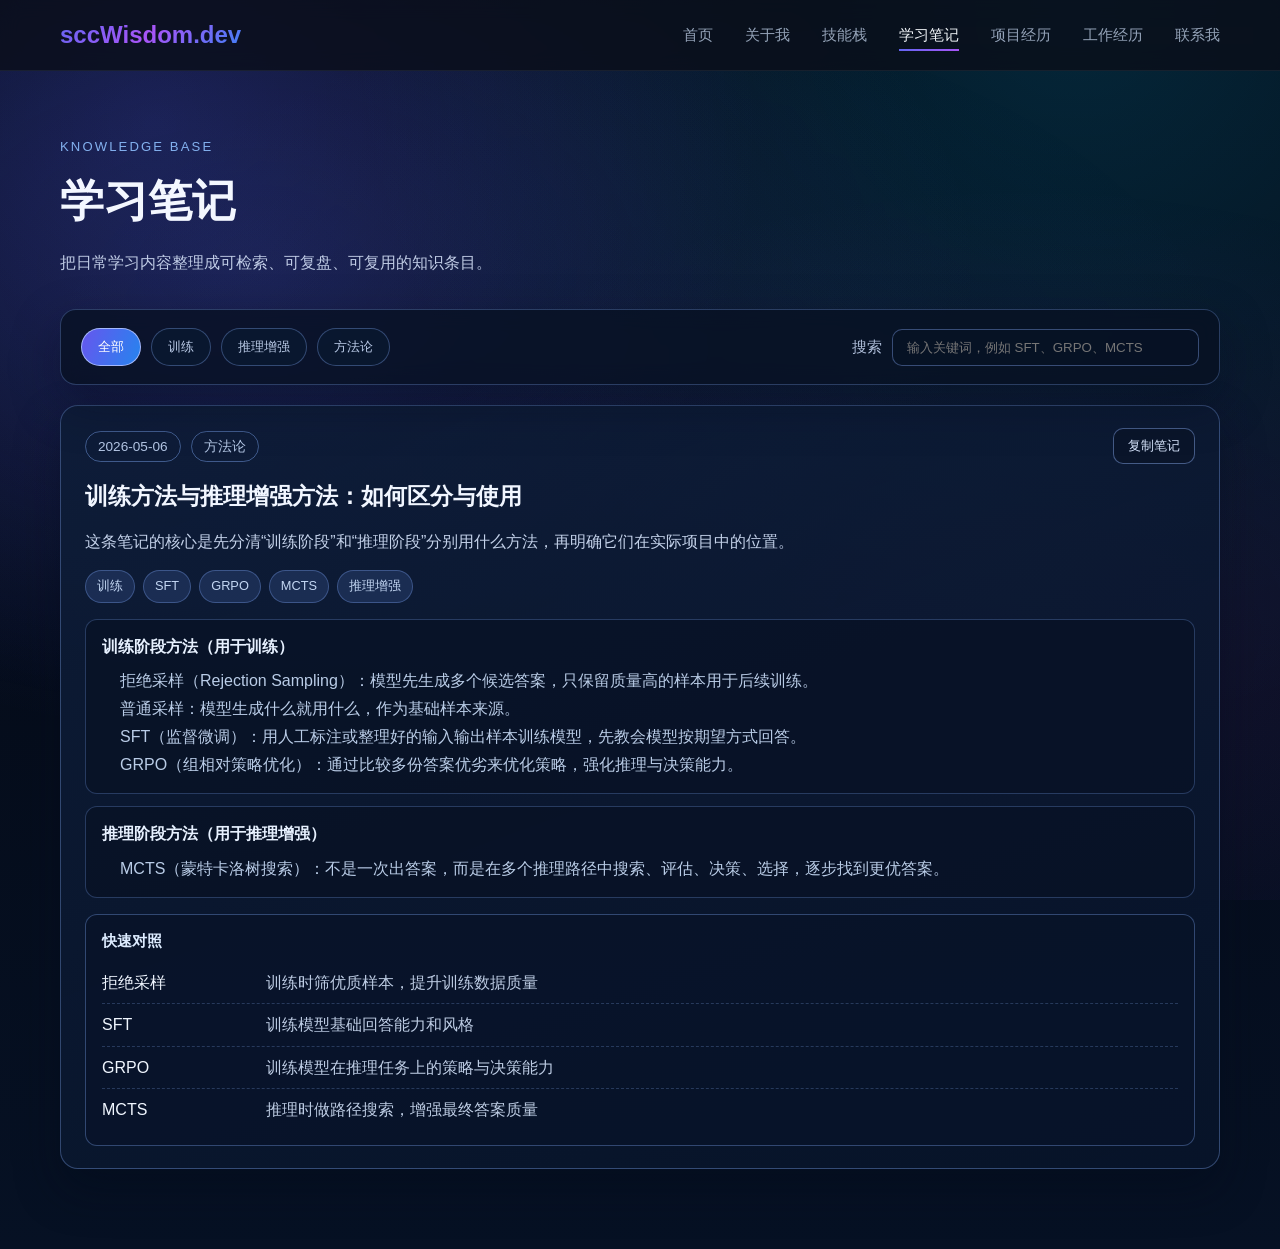
<file: notes.html>
<!DOCTYPE html>
<html lang="zh-CN">
<head>
    <meta charset="UTF-8">
    <meta name="viewport" content="width=device-width, initial-scale=1.0">
    <meta name="description" content="石铖铖的学习笔记 - 大模型训练与推理方法">
    <title>学习笔记 | 石铖铖</title>
    <link rel="icon" href="data:,">
    <link rel="stylesheet" href="assets/css/style.css">
</head>
<body class="notes-page">
    <nav class="navbar notes-navbar">
        <div class="container nav-container">
            <div class="logo">sccWisdom.dev</div>
            <button class="mobile-menu-btn" aria-label="菜单">
                <span></span>
                <span></span>
                <span></span>
            </button>
            <ul class="nav-menu">
                <li><a href="index.html#home" class="nav-link">首页</a></li>
                <li><a href="index.html#about" class="nav-link">关于我</a></li>
                <li><a href="index.html#skills" class="nav-link">技能栈</a></li>
                <li><a href="notes.html" class="nav-link active">学习笔记</a></li>
                <li><a href="index.html#projects" class="nav-link">项目经历</a></li>
                <li><a href="index.html#experience" class="nav-link">工作经历</a></li>
                <li><a href="index.html#contact" class="nav-link">联系我</a></li>
            </ul>
        </div>
    </nav>

    <main class="notes-main">
        <section class="notes-hero">
            <div class="container">
                <p class="notes-eyebrow">Knowledge Base</p>
                <h1 class="notes-title">学习笔记</h1>
                <p class="notes-subtitle">把日常学习内容整理成可检索、可复盘、可复用的知识条目。</p>
            </div>
        </section>

        <section class="notes-board">
            <div class="container">
                <div class="notes-toolbar">
                    <div class="notes-filter-group" id="notesFilterGroup"></div>
                    <div class="notes-search-wrap">
                        <label for="noteSearchInput" class="notes-search-label">搜索</label>
                        <input id="noteSearchInput" class="notes-search-input" type="text" placeholder="输入关键词，例如 SFT、GRPO、MCTS">
                    </div>
                </div>

                <div id="notesList" class="notes-list"></div>
                <p id="notesEmptyState" class="notes-empty-state">没有匹配内容，请尝试其他关键词。</p>
            </div>
        </section>
    </main>

    <script src="assets/js/notes.js"></script>
</body>
</html>
</file>
<file: assets/css/style.css>
/* ===================================
   全局样式与变量
   =================================== */
:root {
    /* 颜色变量 */
    --bg-primary: #0a0e1a;
    --bg-secondary: #111625;
    --bg-card: rgba(23, 30, 50, 0.7);
    --bg-glass: rgba(255, 255, 255, 0.05);
    
    --primary: #6366f1;
    --primary-light: #818cf8;
    --secondary: #a855f7;
    --accent: #3b82f6;
    
    --text-primary: #f1f5f9;
    --text-secondary: #94a3b8;
    --text-muted: #64748b;
    
    --border-color: rgba(148, 163, 184, 0.1);
    --border-glow: rgba(99, 102, 241, 0.3);
    
    /* 渐变 */
    --gradient-primary: linear-gradient(135deg, var(--primary), var(--secondary));
    --gradient-text: linear-gradient(135deg, #6366f1, #a855f7, #3b82f6);
    
    /* 阴影 */
    --shadow-sm: 0 2px 8px rgba(0, 0, 0, 0.3);
    --shadow-md: 0 4px 16px rgba(0, 0, 0, 0.4);
    --shadow-lg: 0 8px 32px rgba(0, 0, 0, 0.5);
    --shadow-glow: 0 0 20px rgba(99, 102, 241, 0.3);
    
    /* 圆角 */
    --radius-sm: 8px;
    --radius-md: 12px;
    --radius-lg: 16px;
    --radius-xl: 20px;
    
    /* 间距 */
    --section-padding: 80px 0;
    --container-max: 1200px;
}

/* ===================================
   基础重置与全局样式
   =================================== */
* {
    margin: 0;
    padding: 0;
    box-sizing: border-box;
}

html {
    scroll-behavior: smooth;
    scroll-padding-top: 80px;
}

body {
    font-family: -apple-system, BlinkMacSystemFont, 'Segoe UI', 'PingFang SC', 'Hiragino Sans GB', 'Microsoft YaHei', sans-serif;
    background: var(--bg-primary);
    color: var(--text-primary);
    line-height: 1.6;
    overflow-x: hidden;
    position: relative;
}

/* 背景效果 */
body::before {
    content: '';
    position: fixed;
    top: 0;
    left: 0;
    width: 100%;
    height: 100%;
    background: 
        radial-gradient(ellipse at 20% 30%, rgba(99, 102, 241, 0.15) 0%, transparent 50%),
        radial-gradient(ellipse at 80% 70%, rgba(168, 85, 247, 0.1) 0%, transparent 50%),
        radial-gradient(ellipse at 50% 50%, rgba(59, 130, 246, 0.05) 0%, transparent 70%);
    pointer-events: none;
    z-index: -1;
}

/* ===================================
   魔方背景容器
   =================================== */
.cube-background {
    position: absolute;
    top: 0;
    left: 0;
    width: 100%;
    height: 100%;
    overflow: hidden;
    z-index: 0;
    pointer-events: none;
}

.cube-background canvas {
    display: block;
    width: 100% !important;
    height: 100% !important;
    outline: none;
}

.container {
    max-width: var(--container-max);
    margin: 0 auto;
    padding: 0 20px;
}

a {
    text-decoration: none;
    color: inherit;
    transition: all 0.3s ease;
}

ul {
    list-style: none;
}

img {
    max-width: 100%;
    display: block;
}

/* ===================================
   导航栏
   =================================== */
.navbar {
    position: fixed;
    top: 0;
    left: 0;
    width: 100%;
    z-index: 1000;
    background: rgba(10, 14, 26, 0.8);
    backdrop-filter: blur(10px);
    border-bottom: 1px solid var(--border-color);
    transition: all 0.3s ease;
}

.navbar.home-hidden {
    opacity: 0;
    transform: translateY(-100%);
    pointer-events: none;
}

.nav-container {
    display: flex;
    justify-content: space-between;
    align-items: center;
    height: 70px;
}

.logo {
    font-size: 1.5rem;
    font-weight: 700;
    background: var(--gradient-text);
    -webkit-background-clip: text;
    -webkit-text-fill-color: transparent;
    background-clip: text;
}

.nav-menu {
    display: flex;
    gap: 32px;
}

.nav-link {
    font-size: 0.95rem;
    color: var(--text-secondary);
    position: relative;
    padding: 8px 0;
    transition: color 0.3s ease;
}

.nav-link:hover,
.nav-link.active {
    color: var(--text-primary);
}

.nav-link::after {
    content: '';
    position: absolute;
    bottom: 0;
    left: 0;
    width: 0;
    height: 2px;
    background: var(--gradient-primary);
    transition: width 0.3s ease;
}

.nav-link:hover::after,
.nav-link.active::after {
    width: 100%;
}

/* 移动端菜单按钮 */
.mobile-menu-btn {
    display: none;
    flex-direction: column;
    gap: 5px;
    background: none;
    border: none;
    cursor: pointer;
    padding: 8px;
}

.mobile-menu-btn span {
    width: 25px;
    height: 2px;
    background: var(--text-primary);
    transition: all 0.3s ease;
}

/* ===================================
   按钮样式
   =================================== */
.btn {
    display: inline-flex;
    align-items: center;
    gap: 8px;
    padding: 12px 24px;
    border-radius: var(--radius-md);
    font-size: 0.95rem;
    font-weight: 500;
    cursor: pointer;
    transition: all 0.3s ease;
    border: none;
    text-align: center;
}

.btn-primary {
    background: var(--gradient-primary);
    color: white;
    box-shadow: 0 4px 15px rgba(99, 102, 241, 0.4);
}

.btn-primary:hover {
    transform: translateY(-2px);
    box-shadow: 0 6px 20px rgba(99, 102, 241, 0.5);
}

.btn-secondary {
    background: var(--bg-glass);
    color: var(--text-primary);
    border: 1px solid var(--border-color);
}

.btn-secondary:hover {
    background: rgba(255, 255, 255, 0.1);
    border-color: var(--border-glow);
    transform: translateY(-2px);
}

.btn-outline {
    background: transparent;
    color: var(--text-primary);
    border: 1px solid var(--border-color);
}

.btn-outline:hover {
    border-color: var(--primary);
    background: rgba(99, 102, 241, 0.1);
    transform: translateY(-2px);
}

/* ===================================
   Hero 区域
   =================================== */
.hero {
    min-height: 100vh;
    display: flex;
    align-items: center;
    padding: 0;
    position: relative;
    overflow: hidden;
    isolation: isolate;
    background:
        radial-gradient(circle at 50% 12%, rgba(24, 49, 85, 0.22), transparent 36%),
        radial-gradient(circle at 48% 72%, rgba(21, 42, 68, 0.3), transparent 44%),
        linear-gradient(180deg, #020607 0%, #04090c 48%, #05070b 100%);
}

.hero::before {
    content: '';
    position: absolute;
    inset: 0;
    background:
        linear-gradient(90deg, rgba(0, 0, 0, 0.58), transparent 30%, transparent 70%, rgba(0, 0, 0, 0.58)),
        radial-gradient(ellipse at center, transparent 24%, rgba(0, 0, 0, 0.3) 64%, rgba(0, 0, 0, 0.72) 100%);
    z-index: 1;
    pointer-events: none;
}

.hero::after {
    content: '';
    position: absolute;
    left: 50%;
    bottom: 4%;
    width: min(760px, 72vw);
    height: 34%;
    transform: translateX(-50%) perspective(620px) rotateX(68deg);
    background:
        radial-gradient(ellipse at center, rgba(34, 211, 238, 0.4), rgba(168, 85, 247, 0.26) 34%, transparent 68%),
        radial-gradient(ellipse at 38% 65%, rgba(245, 158, 11, 0.18), transparent 26%),
        repeating-linear-gradient(90deg, rgba(148, 163, 184, 0.07) 0 1px, transparent 1px 46px);
    filter: blur(8px);
    opacity: 0.82;
    z-index: 0;
    pointer-events: none;
}

.cinematic-hero-container {
    min-height: calc(100vh - 212px);
    display: flex;
    flex-direction: column;
    justify-content: center;
    align-items: center;
    text-align: center;
    position: relative;
    z-index: 2;
    pointer-events: none;
}

.hero-ambient-frame {
    position: absolute;
    left: 50%;
    top: 52%;
    width: min(720px, 76vw);
    aspect-ratio: 1 / 1;
    transform: translate(-50%, -50%);
    opacity: 0;
    animation: cinematicReveal 1.1s ease 0.2s backwards;
    pointer-events: none;
}

.hero-ambient-frame::before,
.hero-ambient-frame::after {
    content: '';
    position: absolute;
    inset: 10%;
    border-radius: 50%;
    border: 1px solid rgba(34, 211, 238, 0.075);
    box-shadow:
        inset 0 0 48px rgba(34, 211, 238, 0.04),
        0 0 48px rgba(99, 102, 241, 0.04);
}

.hero-ambient-frame::after {
    inset: 22%;
    border-color: rgba(168, 85, 247, 0.14);
    transform: rotate(28deg) scaleX(1.32);
    filter: blur(0.5px);
}

.ambient-corner {
    position: absolute;
    width: 74px;
    height: 74px;
    border-color: rgba(103, 232, 249, 0.12);
    filter: drop-shadow(0 0 18px rgba(34, 211, 238, 0.08));
    opacity: 0;
}

.ambient-corner-1 {
    top: 8%;
    left: 8%;
    border-top: 1px solid;
    border-left: 1px solid;
}

.ambient-corner-2 {
    top: 8%;
    right: 8%;
    border-top: 1px solid;
    border-right: 1px solid;
}

.ambient-corner-3 {
    bottom: 8%;
    left: 8%;
    border-bottom: 1px solid;
    border-left: 1px solid;
}

.ambient-corner-4 {
    right: 8%;
    bottom: 8%;
    border-right: 1px solid;
    border-bottom: 1px solid;
}

.ambient-ring {
    position: absolute;
    left: 50%;
    top: 50%;
    border-radius: 50%;
    border: 1px solid rgba(226, 232, 240, 0.08);
    transform: translate(-50%, -50%) rotateX(68deg);
}

.ambient-ring-1 {
    width: 86%;
    height: 34%;
    box-shadow: 0 0 28px rgba(34, 211, 238, 0.12);
}

.ambient-ring-2 {
    width: 62%;
    height: 22%;
    border-color: rgba(251, 191, 36, 0.12);
    box-shadow: 0 0 24px rgba(251, 191, 36, 0.1);
}

.hero-content {
    width: min(900px, 100%);
    animation: cinematicReveal 1.1s ease 0.25s backwards;
    position: relative;
    z-index: 3;
    padding-top: 7vh;
    isolation: isolate;
}

.hero-content::before {
    content: '';
    position: absolute;
    left: 50%;
    top: 47%;
    width: min(760px, 92vw);
    height: 340px;
    transform: translate(-50%, -50%);
    background: radial-gradient(ellipse at center, rgba(3, 7, 18, 0.58), rgba(3, 7, 18, 0.28) 48%, transparent 72%);
    filter: blur(8px);
    z-index: -1;
    pointer-events: none;
}

.hero-kicker {
    color: rgba(226, 232, 240, 0.72);
    font-size: 0.82rem;
    font-weight: 600;
    letter-spacing: 0.24em;
    text-transform: uppercase;
    margin-bottom: 18px;
}

.status-badge {
    display: inline-flex;
    align-items: center;
    gap: 8px;
    padding: 8px 16px;
    background: rgba(15, 23, 42, 0.42);
    border: 1px solid rgba(148, 163, 184, 0.18);
    border-radius: 100px;
    font-size: 0.85rem;
    color: var(--text-secondary);
    margin-bottom: 22px;
    backdrop-filter: blur(12px);
}

.status-dot {
    width: 8px;
    height: 8px;
    background: #67e8f9;
    border-radius: 50%;
    box-shadow: 0 0 15px rgba(34, 211, 238, 0.8);
    animation: pulse 2s infinite;
}

.hero-title {
    font-size: clamp(3.4rem, 8vw, 7.5rem);
    line-height: 0.95;
    margin-bottom: 20px;
    font-weight: 800;
    letter-spacing: 0;
    text-shadow: 0 0 34px rgba(129, 140, 248, 0.36), 0 16px 44px rgba(0, 0, 0, 0.55);
}

.gradient-text {
    background: var(--gradient-text);
    -webkit-background-clip: text;
    -webkit-text-fill-color: transparent;
    background-clip: text;
}

.hero-role-line {
    color: rgba(241, 245, 249, 0.9);
    font-size: clamp(1rem, 2vw, 1.35rem);
    font-weight: 600;
    letter-spacing: 0.08em;
    margin-bottom: 20px;
    text-shadow: 0 0 22px rgba(34, 211, 238, 0.22);
}

.hero-description {
    max-width: 690px;
    margin: 0 auto 32px;
    padding: 8px 14px;
    font-size: 1.05rem;
    color: var(--text-secondary);
    line-height: 1.8;
    text-shadow: 0 0 18px rgba(0, 0, 0, 0.72);
    background: rgba(3, 7, 18, 0.24);
    border-radius: 100px;
    backdrop-filter: blur(3px);
}

.hero-buttons {
    display: flex;
    gap: 16px;
    flex-wrap: wrap;
    justify-content: center;
}

.hero-buttons .btn {
    min-width: 132px;
    justify-content: center;
    background: rgba(15, 23, 42, 0.42);
    border: 1px solid rgba(226, 232, 240, 0.24);
    color: rgba(241, 245, 249, 0.94);
    backdrop-filter: blur(12px);
    box-shadow: 0 10px 34px rgba(0, 0, 0, 0.24);
}

.hero-buttons .btn:hover {
    border-color: rgba(103, 232, 249, 0.58);
    background: rgba(34, 211, 238, 0.09);
    box-shadow: 0 0 24px rgba(34, 211, 238, 0.18);
}

.hero-orbit-status {
    position: relative;
    z-index: 3;
    display: flex;
    flex-wrap: wrap;
    justify-content: center;
    gap: 10px;
    margin-top: 36px;
    animation: cinematicReveal 1s ease 0.65s backwards;
}

.hero-orbit-status span {
    padding: 7px 13px;
    border-radius: 100px;
    border: 1px solid rgba(129, 140, 248, 0.24);
    background: rgba(15, 23, 42, 0.36);
    color: var(--text-secondary);
    font-size: 0.85rem;
    backdrop-filter: blur(10px);
}

.hero-metrics {
    position: absolute;
    left: 50%;
    bottom: -14px;
    transform: translateX(-50%);
    width: min(620px, calc(100% - 40px));
    display: grid;
    grid-template-columns: repeat(3, 1fr);
    gap: 12px;
    z-index: 3;
    opacity: 0.86;
}

.hero-scroll-cue {
    display: none;
    position: absolute;
    left: 50%;
    bottom: 68px;
    width: 32px;
    height: 32px;
    transform: translateX(-50%);
    z-index: 3;
    opacity: 0.65;
}

.hero-scroll-cue span,
.hero-scroll-cue::before {
    content: '';
    position: absolute;
    left: 50%;
    width: 14px;
    height: 14px;
    border-left: 2px solid rgba(226, 232, 240, 0.78);
    border-bottom: 2px solid rgba(226, 232, 240, 0.78);
    transform: translateX(-50%) rotate(-45deg);
    animation: cueDrift 1.8s ease-in-out infinite;
}

.hero-scroll-cue::before {
    top: 2px;
    animation-delay: 0.25s;
    opacity: 0.45;
}

.hero-scroll-cue span {
    top: 12px;
}

.hero-reflection {
    position: absolute;
    left: 50%;
    bottom: 6vh;
    width: min(780px, 84vw);
    height: 260px;
    transform: translateX(-50%) perspective(620px) rotateX(68deg);
    background:
        radial-gradient(ellipse at 50% 12%, rgba(255, 255, 255, 0.24), transparent 9%),
        radial-gradient(ellipse at 46% 26%, rgba(34, 211, 238, 0.58), transparent 32%),
        radial-gradient(ellipse at 56% 46%, rgba(168, 85, 247, 0.52), transparent 34%),
        radial-gradient(ellipse at 36% 58%, rgba(245, 158, 11, 0.32), transparent 26%),
        repeating-linear-gradient(0deg, rgba(148, 163, 184, 0.045) 0 1px, transparent 1px 18px);
    filter: blur(10px);
    opacity: 0.82;
    z-index: 1;
    pointer-events: none;
    animation: reflectionPulse 5.6s ease-in-out infinite;
}

.hero-depth-vignette {
    position: absolute;
    inset: 0;
    z-index: 2;
    pointer-events: none;
    background:
        radial-gradient(ellipse at 50% 34%, transparent 0 42%, rgba(0, 0, 0, 0.12) 70%, rgba(0, 0, 0, 0.48) 100%),
        linear-gradient(180deg, rgba(0, 0, 0, 0.14), transparent 36%, rgba(0, 0, 0, 0.16));
    mix-blend-mode: multiply;
    opacity: 0.72;
}

/* ===================================
   个人介绍页
   =================================== */
.personal-intro {
    position: relative;
    background:
        radial-gradient(ellipse at 18% 12%, rgba(99, 102, 241, 0.1), transparent 42%),
        radial-gradient(ellipse at 82% 70%, rgba(34, 211, 238, 0.08), transparent 46%);
}

.intro-hero-container {
    display: grid;
    grid-template-columns: 1fr 1fr;
    gap: 60px;
    align-items: center;
    margin-bottom: 80px;
}

.intro-copy {
    animation: fadeInUp 0.8s ease;
    padding-top: 0;
    text-align: left;
}

.intro-copy::before {
    display: none;
}

.intro-copy .hero-title {
    font-size: 3.5rem;
    line-height: 1.2;
    margin-bottom: 24px;
    font-weight: 700;
    text-shadow: none;
}

.intro-copy .hero-role-line {
    letter-spacing: 0;
}

.typewriter-container {
    font-size: 1.5rem;
    color: var(--text-secondary);
    margin-bottom: 24px;
    min-height: 40px;
}

.typewriter-prefix {
    color: var(--text-muted);
}

.typewriter-text {
    color: var(--primary-light);
    font-weight: 500;
}

.typewriter-cursor {
    animation: blink 1s infinite;
    color: var(--primary);
}

.intro-copy .hero-description {
    max-width: none;
    margin: 0 0 32px;
    padding: 0;
    background: transparent;
    border-radius: 0;
    backdrop-filter: none;
    color: var(--text-secondary);
    text-shadow: none;
}

.intro-copy .hero-buttons {
    justify-content: flex-start;
}

.intro-copy .hero-buttons .btn {
    min-width: auto;
}

.intro-copy .hero-buttons .btn-primary {
    background: var(--gradient-primary);
    color: white;
    border: none;
    box-shadow: 0 4px 15px rgba(99, 102, 241, 0.4);
}

.hero-card {
    background: var(--bg-card);
    border: 1px solid var(--border-color);
    border-radius: var(--radius-xl);
    padding: 40px;
    backdrop-filter: blur(10px);
    animation: fadeInUp 0.8s ease 0.2s backwards;
    transition: all 0.3s ease;
    position: relative;
    z-index: 1;
}

.hero-card:hover {
    transform: translateY(-5px);
    border-color: var(--border-glow);
    box-shadow: var(--shadow-glow);
}

.profile-avatar {
    width: 120px;
    height: 120px;
    margin: 0 auto 24px;
    border-radius: 50%;
    overflow: hidden;
    border: 3px solid var(--border-color);
    background: var(--bg-glass);
}

.profile-avatar img {
    width: 100%;
    height: 100%;
    object-fit: cover;
}

.avatar-placeholder {
    width: 100%;
    height: 100%;
    display: none;
    align-items: center;
    justify-content: center;
    font-size: 3rem;
}

.profile-name {
    text-align: center;
    font-size: 1.5rem;
    margin-bottom: 8px;
}

.profile-title {
    text-align: center;
    color: var(--text-secondary);
    margin-bottom: 20px;
}

.profile-tags .tag {
    padding: 6px 12px;
    background: var(--bg-glass);
    border: 1px solid var(--border-color);
    border-radius: 100px;
    font-size: 0.85rem;
    color: var(--text-secondary);
}

.profile-tags {
    display: flex;
    flex-wrap: wrap;
    gap: 8px;
    justify-content: center;
    margin-bottom: 32px;
}

.profile-stats {
    display: grid;
    grid-template-columns: repeat(3, 1fr);
    gap: 16px;
}

.intro-capabilities {
    margin-top: 12px;
}

.stat-item {
    text-align: center;
    padding: 16px;
    background: var(--bg-glass);
    border-radius: var(--radius-md);
    border: 1px solid var(--border-color);
}

.stat-number {
    display: block;
    font-size: 1.8rem;
    font-weight: 700;
    margin-bottom: 4px;
}

.stat-label {
    font-size: 0.85rem;
    color: var(--text-muted);
}

/* ===================================
   Section 通用样式
   =================================== */
.section {
    padding: var(--section-padding);
}

.section-title {
    font-size: 2.5rem;
    text-align: center;
    margin-bottom: 16px;
    background: var(--gradient-text);
    -webkit-background-clip: text;
    -webkit-text-fill-color: transparent;
    background-clip: text;
}

.section-subtitle {
    text-align: center;
    color: var(--text-secondary);
    margin-bottom: 48px;
    font-size: 1.1rem;
}

/* ===================================
   卡片通用样式
   =================================== */
.card {
    background: var(--bg-card);
    border: 1px solid var(--border-color);
    border-radius: var(--radius-lg);
    padding: 24px;
    backdrop-filter: blur(10px);
    transition: all 0.3s ease;
}

.card:hover {
    transform: translateY(-5px);
    border-color: var(--border-glow);
    box-shadow: var(--shadow-md);
}

.tag {
    display: inline-block;
    padding: 6px 12px;
    background: var(--bg-glass);
    border: 1px solid var(--border-color);
    border-radius: 100px;
    font-size: 0.85rem;
    color: var(--text-secondary);
    transition: all 0.3s ease;
}

.tag:hover {
    border-color: var(--primary);
    background: rgba(99, 102, 241, 0.1);
}

/* ===================================
   关于我
   =================================== */
.capability-matrix-wrap {
    position: relative;
    overflow: hidden;
    padding: 34px;
    border: 1px solid rgba(129, 140, 248, 0.18);
    border-radius: var(--radius-xl);
    background:
        linear-gradient(135deg, rgba(13, 20, 38, 0.86), rgba(8, 12, 24, 0.76)),
        radial-gradient(circle at 14% 12%, rgba(34, 211, 238, 0.12), transparent 34%),
        radial-gradient(circle at 86% 4%, rgba(168, 85, 247, 0.12), transparent 30%);
    box-shadow: 0 26px 70px rgba(0, 0, 0, 0.32);
    backdrop-filter: blur(14px);
}

.capability-matrix-wrap::before {
    content: '';
    position: absolute;
    inset: 0;
    background-image:
        linear-gradient(rgba(99, 102, 241, 0.07) 1px, transparent 1px),
        linear-gradient(90deg, rgba(34, 211, 238, 0.055) 1px, transparent 1px);
    background-size: 32px 32px;
    mask-image: radial-gradient(circle at 50% 0%, black, transparent 76%);
    pointer-events: none;
}

.capability-matrix-wrap::after {
    content: '';
    position: absolute;
    top: 0;
    left: 34px;
    right: 34px;
    height: 1px;
    background: linear-gradient(90deg, transparent, rgba(34, 211, 238, 0.78), rgba(168, 85, 247, 0.72), transparent);
}

.capability-heading,
.capability-matrix {
    position: relative;
    z-index: 1;
}

.capability-heading {
    text-align: center;
    max-width: 760px;
    margin: 0 auto 32px;
}

.matrix-eyebrow {
    display: inline-flex;
    align-items: center;
    gap: 10px;
    margin-bottom: 12px;
    color: #67e8f9;
    font-size: 0.78rem;
    font-weight: 700;
    letter-spacing: 0.16em;
    text-transform: uppercase;
}

.matrix-eyebrow::before,
.matrix-eyebrow::after {
    content: '';
    width: 26px;
    height: 1px;
    background: linear-gradient(90deg, transparent, rgba(103, 232, 249, 0.8));
}

.matrix-eyebrow::after {
    background: linear-gradient(90deg, rgba(168, 85, 247, 0.8), transparent);
}

.capability-heading .section-title {
    margin-bottom: 12px;
}

.capability-heading .section-subtitle {
    margin-bottom: 0;
}

.capability-matrix {
    display: grid;
    grid-template-columns: repeat(3, minmax(0, 1fr));
    gap: 16px;
}

.capability-panel {
    position: relative;
    overflow: hidden;
    min-height: 276px;
    padding: 22px;
    border: 1px solid rgba(148, 163, 184, 0.14);
    border-radius: var(--radius-lg);
    background:
        linear-gradient(155deg, rgba(23, 30, 50, 0.86), rgba(10, 14, 26, 0.72)),
        rgba(255, 255, 255, 0.035);
    box-shadow: inset 0 1px 0 rgba(255, 255, 255, 0.06);
    transition: transform 0.3s ease, border-color 0.3s ease, box-shadow 0.3s ease, background 0.3s ease;
}

.capability-panel::before {
    content: '';
    position: absolute;
    inset: 0;
    background:
        radial-gradient(circle at 18% 0%, rgba(34, 211, 238, 0.16), transparent 34%),
        linear-gradient(90deg, rgba(34, 211, 238, 0.1), transparent 42%, rgba(168, 85, 247, 0.09));
    opacity: 0;
    transition: opacity 0.3s ease;
    pointer-events: none;
}

.capability-panel::after {
    content: '';
    position: absolute;
    left: 22px;
    right: 22px;
    bottom: 0;
    height: 1px;
    background: linear-gradient(90deg, transparent, rgba(34, 211, 238, 0.48), rgba(168, 85, 247, 0.4), transparent);
    opacity: 0.58;
}

.capability-panel:hover {
    transform: translateY(-6px);
    border-color: rgba(34, 211, 238, 0.34);
    background:
        linear-gradient(155deg, rgba(24, 36, 62, 0.9), rgba(12, 18, 34, 0.8)),
        rgba(34, 211, 238, 0.04);
    box-shadow: 0 22px 52px rgba(0, 0, 0, 0.34), 0 0 28px rgba(99, 102, 241, 0.18);
}

.capability-panel:hover::before {
    opacity: 1;
}

.capability-topline,
.capability-panel h3,
.capability-panel p,
.capability-tags,
.capability-proof {
    position: relative;
    z-index: 1;
}

.capability-topline {
    display: flex;
    align-items: center;
    gap: 12px;
    margin-bottom: 18px;
}

.capability-index {
    display: inline-flex;
    align-items: center;
    justify-content: center;
    width: 42px;
    height: 30px;
    border-radius: 100px;
    color: #67e8f9;
    background: rgba(34, 211, 238, 0.08);
    border: 1px solid rgba(34, 211, 238, 0.24);
    font-size: 0.86rem;
    font-weight: 700;
    box-shadow: 0 0 18px rgba(34, 211, 238, 0.1);
}

.capability-line {
    flex: 1;
    height: 1px;
    background: linear-gradient(90deg, rgba(34, 211, 238, 0.44), transparent);
}

.capability-panel h3 {
    margin-bottom: 10px;
    color: var(--text-primary);
    font-size: 1.28rem;
    line-height: 1.35;
}

.capability-panel p {
    min-height: 76px;
    color: var(--text-secondary);
    line-height: 1.75;
    font-size: 0.95rem;
    overflow-wrap: break-word;
}

.capability-tags {
    display: flex;
    flex-wrap: wrap;
    gap: 8px;
    margin: 18px 0 16px;
}

.capability-tags span {
    display: inline-flex;
    align-items: center;
    min-height: 28px;
    padding: 5px 10px;
    border-radius: 100px;
    color: rgba(226, 232, 240, 0.86);
    background: rgba(15, 23, 42, 0.58);
    border: 1px solid rgba(148, 163, 184, 0.14);
    font-size: 0.8rem;
}

.capability-proof {
    padding-top: 14px;
    border-top: 1px solid rgba(148, 163, 184, 0.12);
    color: rgba(103, 232, 249, 0.86);
    font-size: 0.86rem;
    line-height: 1.55;
    overflow-wrap: break-word;
}

/* ===================================
   技能栈
   =================================== */
.skills .section-title {
    display: flex;
    align-items: center;
    justify-content: center;
    gap: 18px;
}

.skills .section-title::before,
.skills .section-title::after {
    content: '';
    width: 92px;
    height: 12px;
    background:
        linear-gradient(90deg, transparent 0 18%, rgba(96, 165, 250, 0.95) 18% 38%, transparent 38% 46%, rgba(139, 92, 246, 0.95) 46% 72%, transparent 72%),
        linear-gradient(90deg, transparent, rgba(34, 211, 238, 0.42), transparent);
    clip-path: polygon(0 42%, 78% 42%, 100% 0, 100% 58%, 78% 100%, 0 100%);
    opacity: 0.82;
}

.skills .section-title::before {
    transform: scaleX(-1);
}

.skills-container {
    position: relative;
    display: grid;
    grid-template-columns: repeat(5, minmax(0, 1fr));
    gap: 12px;
    max-width: 1120px;
    margin: 0 auto;
    padding: 16px;
    overflow: hidden;
    border: 1px solid rgba(59, 130, 246, 0.18);
    border-radius: var(--radius-xl);
    background:
        radial-gradient(circle at 8% 12%, rgba(34, 211, 238, 0.12), transparent 26%),
        radial-gradient(circle at 92% 8%, rgba(99, 102, 241, 0.13), transparent 24%),
        linear-gradient(135deg, rgba(6, 20, 48, 0.88), rgba(5, 14, 34, 0.82));
    box-shadow: 0 24px 70px rgba(0, 0, 0, 0.32), inset 0 0 40px rgba(59, 130, 246, 0.06);
    backdrop-filter: blur(14px);
}

.skills-container::before {
    content: '';
    position: absolute;
    inset: 0;
    background-image:
        linear-gradient(rgba(99, 102, 241, 0.065) 1px, transparent 1px),
        linear-gradient(90deg, rgba(34, 211, 238, 0.045) 1px, transparent 1px);
    background-size: 30px 30px;
    mask-image: radial-gradient(circle at 50% 16%, black, transparent 78%);
    pointer-events: none;
}

.skills-container::after {
    content: '';
    position: absolute;
    inset: 1px;
    border-radius: calc(var(--radius-xl) - 1px);
    background: linear-gradient(180deg, rgba(255, 255, 255, 0.045), transparent 38%);
    pointer-events: none;
}

.skill-tag {
    position: relative;
    z-index: 1;
    display: grid;
    grid-template-columns: 52px minmax(0, 1fr);
    align-items: center;
    gap: 12px;
    min-width: 0;
    min-height: 92px;
    padding: 14px;
    background:
        radial-gradient(circle at 6% 0%, rgba(59, 130, 246, 0.16), transparent 38%),
        linear-gradient(145deg, rgba(15, 36, 78, 0.86), rgba(10, 22, 50, 0.74));
    border: 1px solid rgba(96, 165, 250, 0.14);
    border-radius: var(--radius-md);
    color: rgba(226, 232, 240, 0.9);
    transition: transform 0.3s ease, border-color 0.3s ease, box-shadow 0.3s ease, background 0.3s ease;
    box-shadow:
        inset 0 1px 0 rgba(255, 255, 255, 0.06),
        0 10px 28px rgba(0, 0, 0, 0.16);
}

.skill-tag:hover {
    border-color: color-mix(in srgb, var(--skill-accent, #60a5fa) 58%, transparent);
    background:
        radial-gradient(circle at 8% 0%, color-mix(in srgb, var(--skill-accent, #60a5fa) 24%, transparent), transparent 40%),
        linear-gradient(145deg, rgba(18, 45, 96, 0.92), rgba(11, 27, 62, 0.82));
    transform: translateY(-5px);
    box-shadow:
        0 18px 38px rgba(0, 0, 0, 0.28),
        0 0 28px color-mix(in srgb, var(--skill-accent, #60a5fa) 24%, transparent);
}

.skill-icon {
    flex: 0 0 auto;
    display: inline-flex;
    align-items: center;
    justify-content: center;
    width: 50px;
    height: 50px;
    border-radius: 50%;
    color: rgba(241, 245, 249, 0.96);
    background:
        radial-gradient(circle at 34% 28%, rgba(255, 255, 255, 0.22), transparent 22%),
        rgba(15, 23, 42, 0.42);
    border: 1px solid var(--skill-accent, rgba(96, 165, 250, 0.8));
    font-size: 0.86rem;
    font-weight: 800;
    letter-spacing: 0;
    box-shadow:
        inset 0 0 22px color-mix(in srgb, var(--skill-accent, #60a5fa) 18%, transparent),
        0 0 18px color-mix(in srgb, var(--skill-accent, #60a5fa) 34%, transparent);
}

.skill-copy {
    display: grid;
    gap: 3px;
    min-width: 0;
}

.skill-name {
    min-width: 0;
    overflow-wrap: anywhere;
    color: var(--text-primary);
    line-height: 1.25;
    font-size: 1rem;
    font-weight: 700;
}

.skill-desc {
    color: rgba(148, 163, 184, 0.86);
    line-height: 1.25;
    font-size: 0.78rem;
    overflow-wrap: anywhere;
}

.skill-accent-violet {
    --skill-accent: #8b5cf6;
}

.skill-accent-blue {
    --skill-accent: #60a5fa;
}

.skill-accent-cyan {
    --skill-accent: #22d3ee;
}

.skill-accent-green {
    --skill-accent: #34d399;
}

/* ===================================
   项目经历
   =================================== */
.project-timeline {
    position: relative;
    --project-node-offset: 30px;
    --project-node-connector: 30px;
    max-width: 1120px;
    margin: 0 auto;
    display: grid;
    gap: 28px;
}

.project-timeline::before {
    content: '';
    position: absolute;
    top: 18px;
    bottom: 18px;
    left: 50%;
    width: 2px;
    transform: translateX(-50%);
    background: linear-gradient(180deg, transparent, rgba(34, 211, 238, 0.75), rgba(168, 85, 247, 0.72), transparent);
    box-shadow: 0 0 22px rgba(99, 102, 241, 0.35);
}

.project-timeline::after {
    content: '';
    position: absolute;
    inset: -28px;
    background-image:
        linear-gradient(rgba(99, 102, 241, 0.07) 1px, transparent 1px),
        linear-gradient(90deg, rgba(34, 211, 238, 0.055) 1px, transparent 1px);
    background-size: 32px 32px;
    mask-image: radial-gradient(circle at 50% 18%, black, transparent 74%);
    pointer-events: none;
    z-index: -1;
}

.project-timeline-item {
    position: relative;
    display: grid;
    grid-template-columns: minmax(0, 1fr) minmax(0, 1fr);
    gap: 72px;
    align-items: start;
}

.project-timeline-item:nth-child(odd) .project-timeline-card {
    grid-column: 1;
}

.project-timeline-item:nth-child(even) .project-timeline-card {
    grid-column: 2;
}

.project-node {
    position: absolute;
    left: 50%;
    top: 34px;
    width: 18px;
    height: 18px;
    transform: translateX(-50%);
    border-radius: 50%;
    background: #0a0e1a;
    border: 2px solid rgba(103, 232, 249, 0.9);
    box-shadow:
        0 0 0 7px rgba(34, 211, 238, 0.08),
        0 0 24px rgba(34, 211, 238, 0.55);
    z-index: 2;
}

.project-node::before {
    content: '';
    position: absolute;
    top: 50%;
    width: var(--project-node-connector);
    height: 1px;
    transform: translateY(-50%);
    background: linear-gradient(90deg, rgba(34, 211, 238, 0.72), rgba(168, 85, 247, 0.22), transparent);
    box-shadow: 0 0 14px rgba(34, 211, 238, 0.34);
}

.project-node::after {
    content: '';
    position: absolute;
    inset: 4px;
    border-radius: 50%;
    background: linear-gradient(135deg, #67e8f9, #a855f7);
}

.project-timeline-item:nth-child(odd) .project-node {
    left: calc(50% - var(--project-node-offset));
}

.project-timeline-item:nth-child(odd) .project-node::before {
    left: 100%;
}

.project-timeline-item:nth-child(even) .project-node {
    left: calc(50% + var(--project-node-offset));
}

.project-timeline-item:nth-child(even) .project-node::before {
    right: 100%;
    background: linear-gradient(90deg, transparent, rgba(168, 85, 247, 0.22), rgba(34, 211, 238, 0.72));
}

.project-timeline-card {
    position: relative;
    overflow: hidden;
    min-width: 0;
    padding: 24px;
    background:
        linear-gradient(135deg, rgba(23, 30, 50, 0.92), rgba(10, 14, 26, 0.88)),
        var(--bg-card);
    border: 1px solid rgba(129, 140, 248, 0.2);
    border-radius: var(--radius-lg);
    box-shadow: 0 18px 46px rgba(0, 0, 0, 0.28);
    backdrop-filter: blur(12px);
    transition: transform 0.3s ease, border-color 0.3s ease, box-shadow 0.3s ease;
}

.project-timeline-card::before {
    content: '';
    position: absolute;
    inset: 0;
    background:
        linear-gradient(90deg, rgba(34, 211, 238, 0.16), transparent 38%, rgba(168, 85, 247, 0.14)),
        linear-gradient(180deg, rgba(255, 255, 255, 0.06), transparent 36%);
    pointer-events: none;
    opacity: 0.58;
}

.project-timeline-card::after {
    content: '';
    position: absolute;
    top: 0;
    left: 22px;
    right: 22px;
    height: 1px;
    background: linear-gradient(90deg, transparent, rgba(34, 211, 238, 0.72), rgba(168, 85, 247, 0.7), transparent);
}

.project-timeline-card:hover {
    transform: translateY(-5px);
    border-color: rgba(34, 211, 238, 0.38);
    box-shadow: 0 22px 58px rgba(0, 0, 0, 0.34), 0 0 28px rgba(99, 102, 241, 0.18);
}

.project-card-top,
.project-title,
.project-description,
.project-highlights,
.project-tags {
    position: relative;
}

.project-card-top {
    display: flex;
    justify-content: space-between;
    align-items: flex-start;
    gap: 12px;
    margin-bottom: 14px;
    flex-wrap: wrap;
}

.project-period,
.project-role {
    display: inline-flex;
    align-items: center;
    min-height: 30px;
    padding: 6px 12px;
    border-radius: 100px;
    font-size: 0.84rem;
}

.project-period {
    color: var(--primary-light);
    background: rgba(99, 102, 241, 0.14);
    border: 1px solid rgba(129, 140, 248, 0.28);
}

.project-role {
    color: #67e8f9;
    background: rgba(34, 211, 238, 0.08);
    border: 1px solid rgba(34, 211, 238, 0.2);
}

.project-title {
    font-size: 1.2rem;
    line-height: 1.45;
    margin-bottom: 12px;
    color: var(--text-primary);
    overflow-wrap: break-word;
}

.project-description {
    color: var(--text-secondary);
    line-height: 1.8;
    margin-bottom: 16px;
    overflow-wrap: break-word;
}

.project-highlights {
    display: grid;
    gap: 9px;
    margin-bottom: 18px;
}

.project-highlights li {
    position: relative;
    padding-left: 18px;
    color: var(--text-secondary);
    line-height: 1.75;
    font-size: 0.94rem;
    overflow-wrap: break-word;
}

.project-highlights li::before {
    content: '';
    position: absolute;
    left: 0;
    top: 0.78em;
    width: 6px;
    height: 6px;
    border-radius: 50%;
    background: #67e8f9;
    box-shadow: 0 0 12px rgba(34, 211, 238, 0.7);
}

.project-tags {
    display: flex;
    flex-wrap: wrap;
    gap: 8px;
}

/* ===================================
   工作经历
   =================================== */
.experience-showcase {
    position: relative;
    max-width: 1040px;
    margin: 0 auto;
    display: grid;
    gap: 22px;
}

.experience-showcase::before {
    content: '';
    position: absolute;
    inset: -28px;
    background-image:
        linear-gradient(rgba(99, 102, 241, 0.08) 1px, transparent 1px),
        linear-gradient(90deg, rgba(99, 102, 241, 0.08) 1px, transparent 1px);
    background-size: 34px 34px;
    mask-image: radial-gradient(circle at 50% 25%, black, transparent 72%);
    pointer-events: none;
    z-index: -1;
}

.experience-main-card,
.experience-growth-card,
.education-strip {
    position: relative;
    overflow: hidden;
    background:
        linear-gradient(135deg, rgba(23, 30, 50, 0.92), rgba(10, 14, 26, 0.86)),
        var(--bg-card);
    border: 1px solid rgba(129, 140, 248, 0.22);
    border-radius: var(--radius-lg);
    box-shadow: 0 18px 55px rgba(0, 0, 0, 0.28);
    backdrop-filter: blur(12px);
}

.experience-main-card::before {
    content: '';
    position: absolute;
    inset: 0;
    background:
        linear-gradient(90deg, rgba(34, 211, 238, 0.2), transparent 28%, transparent 72%, rgba(168, 85, 247, 0.18)),
        linear-gradient(180deg, rgba(255, 255, 255, 0.08), transparent 32%);
    opacity: 0.55;
    pointer-events: none;
}

.experience-main-card::after {
    content: '';
    position: absolute;
    top: 0;
    left: 28px;
    right: 28px;
    height: 1px;
    background: linear-gradient(90deg, transparent, rgba(34, 211, 238, 0.75), rgba(168, 85, 247, 0.7), transparent);
}

.experience-main-card {
    padding: 34px;
}

.experience-card-top {
    position: relative;
    display: flex;
    justify-content: space-between;
    align-items: flex-start;
    gap: 24px;
    margin-bottom: 22px;
    flex-wrap: wrap;
}

.experience-period {
    display: inline-flex;
    padding: 6px 12px;
    background: rgba(99, 102, 241, 0.14);
    border: 1px solid rgba(129, 140, 248, 0.3);
    border-radius: 100px;
    font-size: 0.85rem;
    color: var(--primary-light);
    margin-bottom: 14px;
}

.experience-company,
.experience-type {
    font-size: 0.9rem;
    color: var(--text-secondary);
    overflow-wrap: anywhere;
}

.experience-position {
    font-size: 1.65rem;
    margin-bottom: 8px;
    color: var(--text-primary);
    overflow-wrap: break-word;
}

.experience-status {
    display: inline-flex;
    align-items: center;
    gap: 8px;
    padding: 8px 13px;
    color: #67e8f9;
    background: rgba(34, 211, 238, 0.08);
    border: 1px solid rgba(34, 211, 238, 0.22);
    border-radius: 100px;
    font-size: 0.86rem;
}

.status-line {
    width: 8px;
    height: 8px;
    border-radius: 50%;
    background: #22d3ee;
    box-shadow: 0 0 14px rgba(34, 211, 238, 0.8);
}

.experience-lead {
    position: relative;
    max-width: 860px;
    color: var(--text-secondary);
    line-height: 1.8;
    overflow-wrap: break-word;
    margin-bottom: 24px;
    font-size: 1rem;
}

.experience-focus-grid {
    position: relative;
    display: grid;
    grid-template-columns: repeat(3, minmax(0, 1fr));
    gap: 14px;
}

.experience-focus-item {
    min-width: 0;
    padding: 18px;
    background: rgba(255, 255, 255, 0.045);
    border: 1px solid rgba(148, 163, 184, 0.12);
    border-radius: var(--radius-md);
    transition: all 0.3s ease;
}

.experience-focus-item:hover {
    transform: translateY(-3px);
    border-color: rgba(34, 211, 238, 0.38);
    background: rgba(34, 211, 238, 0.06);
}

.focus-index {
    display: inline-flex;
    margin-bottom: 12px;
    color: #67e8f9;
    font-size: 0.82rem;
    letter-spacing: 0;
}

.experience-focus-item h4 {
    color: var(--text-primary);
    font-size: 1.05rem;
    margin-bottom: 8px;
}

.experience-focus-item p {
    color: var(--text-secondary);
    line-height: 1.75;
    font-size: 0.94rem;
    overflow-wrap: break-word;
}

.experience-growth-card {
    padding: 22px 26px;
    display: grid;
    grid-template-columns: 120px 1fr;
    gap: 18px;
    align-items: start;
}

.highlight-label {
    display: inline-flex;
    width: fit-content;
    color: #67e8f9;
    font-size: 0.9rem;
    font-weight: 600;
}

.experience-growth-card p {
    color: var(--text-secondary);
    line-height: 1.8;
    overflow-wrap: break-word;
}

.education-strip {
    padding: 24px 26px;
    display: grid;
    grid-template-columns: minmax(220px, 0.8fr) minmax(0, 2fr);
    gap: 28px;
    align-items: center;
}

.education-strip-heading h3 {
    color: var(--text-primary);
    font-size: 1.15rem;
    margin-top: 8px;
}

.education-inline {
    display: grid;
    gap: 12px;
    min-width: 0;
}

.education-item {
    display: grid;
    grid-template-columns: minmax(130px, 0.9fr) minmax(140px, 1.1fr) minmax(130px, 1fr);
    gap: 12px;
    padding: 13px 0;
    border-bottom: 1px solid var(--border-color);
    color: var(--text-secondary);
    min-width: 0;
}

.education-item:last-child {
    border-bottom: none;
}

.education-period {
    color: var(--primary-light);
    font-size: 0.9rem;
}

.education-school {
    color: var(--text-primary);
    font-weight: 500;
    overflow-wrap: anywhere;
}

.education-major {
    color: var(--text-secondary);
}

/* ===================================
   联系我
   =================================== */
.contact-container {
    display: grid;
    grid-template-columns: 1fr 1fr;
    gap: 48px;
    align-items: center;
}

.contact-heading {
    font-size: 1.8rem;
    margin-bottom: 16px;
}

.contact-text {
    color: var(--text-secondary);
    margin-bottom: 32px;
    line-height: 1.8;
}

.contact-cards {
    display: grid;
    grid-template-columns: repeat(2, 1fr);
    gap: 16px;
}

.contact-card {
    text-align: center;
    padding: 32px 24px;
}

.contact-icon {
    font-size: 2.5rem;
    margin-bottom: 12px;
}

.contact-label {
    font-size: 0.95rem;
    color: var(--text-muted);
    margin-bottom: 8px;
}

.contact-value {
    color: var(--text-primary);
    font-size: 0.95rem;
    word-break: break-word;
}

.contact-value:hover {
    color: var(--primary-light);
}

/* ===================================
   页脚
   =================================== */
.footer {
    padding: 40px 0;
    border-top: 1px solid var(--border-color);
    background: var(--bg-secondary);
}

.footer-content {
    display: flex;
    justify-content: space-between;
    align-items: center;
    flex-wrap: wrap;
    gap: 16px;
}

.footer-text {
    color: var(--text-muted);
    font-size: 0.9rem;
}

.footer-links {
    display: flex;
    gap: 16px;
}

.footer-links a {
    color: var(--text-secondary);
    transition: color 0.3s ease;
}

.footer-links a:hover {
    color: var(--primary-light);
}

/* ===================================
   动画
   =================================== */
@keyframes fadeInUp {
    from {
        opacity: 0;
        transform: translateY(30px);
    }
    to {
        opacity: 1;
        transform: translateY(0);
    }
}

@keyframes blink {
    0%, 50% {
        opacity: 1;
    }
    51%, 100% {
        opacity: 0;
    }
}

@keyframes pulse {
    0%, 100% {
        opacity: 1;
        transform: scale(1);
    }
    50% {
        opacity: 0.5;
        transform: scale(1.2);
    }
}

@keyframes cinematicReveal {
    from {
        opacity: 0;
        transform: translateY(26px) scale(0.98);
        filter: blur(8px);
    }
    to {
        opacity: 1;
        transform: translateY(0) scale(1);
        filter: blur(0);
    }
}

@keyframes cueDrift {
    0%, 100% {
        opacity: 0.25;
        transform: translate(-50%, -4px) rotate(-45deg);
    }
    50% {
        opacity: 0.9;
        transform: translate(-50%, 4px) rotate(-45deg);
    }
}

@keyframes reflectionPulse {
    0%, 100% {
        opacity: 0.46;
        transform: translateX(-50%) perspective(620px) rotateX(70deg) scaleX(0.94);
    }
    50% {
        opacity: 0.72;
        transform: translateX(-50%) perspective(620px) rotateX(70deg) scaleX(1.06);
    }
}

/* 滚动动画类 */
.fade-in {
    opacity: 0;
    transform: translateY(30px);
    transition: all 0.6s ease;
}

.fade-in.visible {
    opacity: 1;
    transform: translateY(0);
}

/* ===================================
   Loading 页面
   =================================== */
#loading-overlay {
    position: fixed;
    inset: 0;
    z-index: 10000;
    display: flex;
    flex-direction: column;
    align-items: center;
    justify-content: center;
    background: linear-gradient(180deg, #0a0e1a 0%, #060912 100%);
    transition: opacity 0.8s cubic-bezier(0.4, 0, 0.2, 1);
}

#loading-overlay.fade-out {
    opacity: 0;
    pointer-events: none;
}

#loading-overlay.hidden {
    display: none;
}

.loading-background {
    position: absolute;
    inset: 0;
    overflow: hidden;
}

.loading-particles {
    position: absolute;
    inset: 0;
}

.loading-particle {
    position: absolute;
    width: 3px;
    height: 3px;
    background: rgba(99, 102, 241, 0.8);
    border-radius: 50%;
    animation: particleFloat 3s ease-in-out infinite;
}

.loading-ambient-orb {
    position: absolute;
    border-radius: 50%;
    filter: blur(80px);
    opacity: 0.4;
    animation: orbBreathing 4s ease-in-out infinite;
}

.loading-orb-1 {
    width: 300px;
    height: 300px;
    background: radial-gradient(circle, rgba(99, 102, 241, 0.6), transparent 70%);
    top: 20%;
    left: 15%;
    animation-delay: 0s;
}

.loading-orb-2 {
    width: 250px;
    height: 250px;
    background: radial-gradient(circle, rgba(168, 85, 247, 0.5), transparent 70%);
    bottom: 25%;
    right: 18%;
    animation-delay: 2s;
}

.loading-grid-overlay {
    position: absolute;
    inset: 0;
    background-image:
        linear-gradient(rgba(99, 102, 241, 0.03) 1px, transparent 1px),
        linear-gradient(90deg, rgba(99, 102, 241, 0.03) 1px, transparent 1px);
    background-size: 50px 50px;
    mask-image: radial-gradient(circle at 50% 50%, black 20%, transparent 70%);
}

.loading-content {
    position: relative;
    z-index: 1;
    display: flex;
    flex-direction: column;
    align-items: center;
    gap: 40px;
}

.loading-logo {
    font-family: 'SF Mono', 'Fira Code', 'Consolas', monospace;
    font-size: 1.8rem;
    font-weight: 700;
    letter-spacing: 0.15em;
    display: flex;
    align-items: center;
    gap: 4px;
    animation: logoReveal 0.6s ease backwards;
}

.logo-bracket {
    color: var(--secondary);
    opacity: 0.8;
}

.logo-text {
    background: var(--gradient-text);
    -webkit-background-clip: text;
    -webkit-text-fill-color: transparent;
    background-clip: text;
}

.loading-progress-container {
    display: flex;
    flex-direction: column;
    align-items: center;
    gap: 20px;
    animation: progressReveal 0.6s ease 0.2s backwards;
}

.loading-progress-track {
    display: flex;
    align-items: center;
    gap: 16px;
    width: 280px;
}

.loading-progress-bar {
    position: relative;
    flex: 1;
    height: 4px;
    background: rgba(148, 163, 184, 0.15);
    border-radius: 2px;
    overflow: visible;
    box-shadow: 0 0 20px rgba(99, 102, 241, 0.1);
}

.loading-progress-bar::before {
    content: '';
    position: absolute;
    inset: -4px;
    border-radius: 4px;
    border: 1px solid rgba(99, 102, 241, 0.1);
}

.loading-progress-glow {
    position: absolute;
    top: 50%;
    left: 0;
    width: 0%;
    height: 200%;
    transform: translateY(-50%);
    background: linear-gradient(90deg, var(--primary), var(--secondary), var(--accent));
    border-radius: 2px;
    box-shadow:
        0 0 15px var(--primary),
        0 0 30px rgba(99, 102, 241, 0.5);
    transition: width 0.1s linear;
}

.loading-progress-text {
    display: flex;
    align-items: baseline;
    gap: 2px;
    font-family: 'SF Mono', 'Fira Code', 'Consolas', monospace;
    min-width: 52px;
}

.loading-percent {
    font-size: 1.4rem;
    font-weight: 700;
    color: var(--text-primary);
    text-shadow: 0 0 20px rgba(99, 102, 241, 0.5);
}

.loading-percent-symbol {
    font-size: 0.9rem;
    color: var(--text-muted);
}

.loading-status-text {
    font-size: 0.85rem;
    color: var(--text-muted);
    letter-spacing: 0.05em;
    min-height: 20px;
}

.loading-tips {
    font-size: 0.75rem;
    color: var(--text-muted);
    opacity: 0.6;
    letter-spacing: 0.1em;
    animation: tipsFade 0.6s ease 0.4s backwards;
}

.loading-skip-btn {
    position: absolute;
    bottom: 40px;
    right: 40px;
    padding: 10px 20px;
    background: transparent;
    border: 1px solid rgba(148, 163, 184, 0.2);
    border-radius: 8px;
    color: var(--text-muted);
    font-size: 0.85rem;
    cursor: pointer;
    transition: all 0.3s ease;
    z-index: 2;
}

.loading-skip-btn:hover {
    border-color: var(--primary);
    color: var(--text-primary);
    background: rgba(99, 102, 241, 0.1);
}

@keyframes particleFloat {
    0%, 100% {
        transform: translateY(0) scale(1);
        opacity: 0.6;
    }
    50% {
        transform: translateY(-20px) scale(1.2);
        opacity: 1;
    }
}

@keyframes orbBreathing {
    0%, 100% {
        transform: scale(1);
        opacity: 0.35;
    }
    50% {
        transform: scale(1.15);
        opacity: 0.5;
    }
}

@keyframes logoReveal {
    from {
        opacity: 0;
        transform: translateY(-20px);
        filter: blur(10px);
    }
    to {
        opacity: 1;
        transform: translateY(0);
        filter: blur(0);
    }
}

@keyframes progressReveal {
    from {
        opacity: 0;
        transform: translateY(20px);
    }
    to {
        opacity: 1;
        transform: translateY(0);
    }
}

@keyframes tipsFade {
    from {
        opacity: 0;
    }
    to {
        opacity: 0.6;
    }
}

/* ===================================
   响应式设计
   =================================== */

/* 平板端 (1024px 及以下） */
@media (max-width: 1024px) {
    .cube-background {
        opacity: 0.72;
    }
    
    .hero-content {
        padding-top: 4vh;
    }

    .intro-hero-container {
        grid-template-columns: 1fr;
        gap: 40px;
        text-align: center;
    }

    .intro-copy {
        order: 2;
        text-align: center;
    }

    .intro-copy .hero-buttons {
        justify-content: center;
    }

    .intro-copy .hero-description {
        max-width: 720px;
        margin-left: auto;
        margin-right: auto;
    }

    .hero-card {
        order: 1;
        max-width: 500px;
        margin: 0 auto;
    }
    
    .hero-buttons {
        justify-content: center;
    }
    
    .cards-grid,
    .capability-matrix {
        grid-template-columns: 1fr;
    }

    .capability-matrix-wrap {
        padding: 26px;
    }

    .skills-container {
        grid-template-columns: repeat(3, minmax(0, 1fr));
    }
    
    .project-timeline {
        max-width: 760px;
        gap: 22px;
    }

    .project-timeline::before {
        left: 22px;
    }

    .project-timeline-item {
        grid-template-columns: 1fr;
        gap: 0;
        padding-left: 58px;
    }

    .project-timeline-item:nth-child(odd) .project-timeline-card,
    .project-timeline-item:nth-child(even) .project-timeline-card {
        grid-column: 1;
    }

    .project-node {
        left: 22px;
    }

    .project-timeline-item:nth-child(odd) .project-node,
    .project-timeline-item:nth-child(even) .project-node {
        left: 22px;
    }

    .project-timeline-item:nth-child(odd) .project-node::before,
    .project-timeline-item:nth-child(even) .project-node::before {
        left: 100%;
        right: auto;
        width: 30px;
        background: linear-gradient(90deg, rgba(34, 211, 238, 0.72), rgba(168, 85, 247, 0.22), transparent);
    }

    .experience-focus-grid {
        grid-template-columns: 1fr;
    }

    .education-strip {
        grid-template-columns: 1fr;
        gap: 18px;
    }

    .education-item {
        grid-template-columns: 1fr;
        gap: 4px;
    }
    
    .contact-container {
        grid-template-columns: 1fr;
        gap: 32px;
    }
}

/* 手机端 (768px 及以下) */
@media (max-width: 768px) {
    .cube-background {
        display: block;
        opacity: 0.38;
    }
    
    .nav-menu {
        position: fixed;
        top: 70px;
        left: -100%;
        width: 100%;
        height: calc(100vh - 70px);
        background: var(--bg-secondary);
        flex-direction: column;
        padding: 40px 20px;
        gap: 0;
        transition: left 0.3s ease;
    }
    
    .nav-menu.active {
        left: 0;
    }
    
    .nav-menu li {
        border-bottom: 1px solid var(--border-color);
    }
    
    .nav-link {
        display: block;
        padding: 16px 0;
        font-size: 1.1rem;
    }
    
    .nav-link::after {
        display: none;
    }
    
    .mobile-menu-btn {
        display: flex;
    }
    
    .mobile-menu-btn.active span:nth-child(1) {
        transform: rotate(45deg) translate(5px, 5px);
    }
    
    .mobile-menu-btn.active span:nth-child(2) {
        opacity: 0;
    }
    
    .mobile-menu-btn.active span:nth-child(3) {
        transform: rotate(-45deg) translate(7px, -6px);
    }
    
    .hero {
        min-height: 92vh;
        padding: 96px 0 70px;
    }
    
    .hero-title {
        font-size: 3rem;
    }

    .intro-copy .hero-title {
        font-size: 2.5rem;
    }

    .typewriter-container {
        font-size: 1.2rem;
    }
    
    .hero-kicker {
        font-size: 0.68rem;
        letter-spacing: 0.16em;
    }

    .hero-role-line {
        font-size: 0.95rem;
        letter-spacing: 0;
    }

    .hero-description {
        font-size: 0.95rem;
    }

    .hero-orbit-status {
        margin-top: 26px;
    }

    .hero-metrics {
        position: relative;
        bottom: auto;
        margin-top: 30px;
        grid-template-columns: 1fr;
        width: min(320px, 100%);
        transform: none;
        left: auto;
    }

    .hero-scroll-cue {
        display: none;
    }

    .hero-reflection {
        width: 88vw;
        bottom: 12vh;
        opacity: 0.35;
    }
    
    .section-title {
        font-size: 2rem;
    }

    .capability-matrix-wrap {
        padding: 22px 18px;
        border-radius: var(--radius-lg);
    }

    .capability-heading {
        margin-bottom: 24px;
    }

    .capability-panel {
        min-height: auto;
        padding: 20px;
    }

    .capability-panel p {
        min-height: auto;
    }

    .skills-container {
        grid-template-columns: 1fr;
        padding: 18px;
        gap: 12px;
    }

    .skill-tag {
        min-height: 76px;
        padding: 12px 14px;
        grid-template-columns: 54px minmax(0, 1fr);
    }

    .skills .section-title {
        gap: 10px;
    }

    .skills .section-title::before,
    .skills .section-title::after {
        width: 44px;
        height: 9px;
    }

    .project-timeline::after {
        inset: -16px;
    }

    .project-timeline-item {
        padding-left: 44px;
    }

    .project-node,
    .project-timeline::before {
        left: 16px;
    }

    .project-timeline-item:nth-child(odd) .project-node,
    .project-timeline-item:nth-child(even) .project-node {
        left: 16px;
    }

    .project-timeline-card {
        padding: 20px;
    }

    .project-title {
        font-size: 1.08rem;
    }
    
    .experience-showcase::before {
        inset: -16px;
    }

    .experience-main-card {
        padding: 24px;
    }

    .experience-position {
        font-size: 1.35rem;
    }

    .experience-growth-card {
        grid-template-columns: 1fr;
        gap: 10px;
        padding: 20px;
    }

    .education-strip {
        padding: 20px;
    }
    
    .contact-cards {
        grid-template-columns: 1fr;
    }
    
    .footer-content {
        flex-direction: column;
        text-align: center;
    }
}

/* 小屏手机 (480px 及以下) */
@media (max-width: 480px) {
    .hero-title {
        font-size: 2.7rem;
    }

    .intro-copy .hero-title {
        font-size: 2rem;
    }
    
    .hero-buttons {
        flex-direction: column;
    }
    
    .btn {
        width: 100%;
        justify-content: center;
    }
    
    .card {
        padding: 20px;
    }

    .hero-card {
        padding: 24px;
    }

    .skills-container {
        padding: 14px;
    }

    .skill-tag {
        gap: 12px;
        min-height: 74px;
        padding: 12px;
    }

    .skill-icon {
        width: 48px;
        height: 48px;
        font-size: 0.76rem;
    }

    .profile-stats {
        grid-template-columns: 1fr;
        gap: 12px;
    }
    
    .section {
        padding: 60px 0;
    }
}

/* ======================
   Learning Notes Page
====================== */
.notes-page {
    min-height: 100vh;
    background:
        radial-gradient(circle at 12% 10%, rgba(73, 92, 255, 0.22), transparent 38%),
        radial-gradient(circle at 84% 0%, rgba(0, 193, 255, 0.16), transparent 44%),
        linear-gradient(180deg, #050913 0%, #050c1a 48%, #061124 100%);
}

.notes-navbar {
    opacity: 1;
    transform: none;
}

.notes-main {
    padding-top: 90px;
}

.notes-hero {
    padding: 46px 0 14px;
}

.notes-eyebrow {
    font-size: 0.82rem;
    letter-spacing: 0.16em;
    text-transform: uppercase;
    color: rgba(142, 192, 255, 0.9);
}

.notes-title {
    margin-top: 10px;
    font-size: clamp(2rem, 3.4vw, 3.2rem);
    color: #f3f7ff;
}

.notes-subtitle {
    margin-top: 12px;
    max-width: 780px;
    line-height: 1.8;
    color: rgba(209, 222, 245, 0.9);
}

.notes-board {
    padding: 18px 0 80px;
}

.notes-toolbar {
    display: flex;
    gap: 20px;
    align-items: center;
    justify-content: space-between;
    padding: 18px 20px;
    border-radius: 16px;
    border: 1px solid rgba(128, 172, 255, 0.28);
    background: rgba(7, 16, 33, 0.76);
    box-shadow: 0 18px 48px rgba(2, 10, 26, 0.35);
    backdrop-filter: blur(10px);
}

.notes-filter-group {
    display: flex;
    flex-wrap: wrap;
    gap: 10px;
}

.notes-filter-btn {
    border: 1px solid rgba(115, 150, 220, 0.4);
    border-radius: 999px;
    padding: 9px 16px;
    background: rgba(11, 25, 49, 0.85);
    color: rgba(205, 222, 251, 0.9);
    cursor: pointer;
    transition: all 0.24s ease;
}

.notes-filter-btn:hover {
    border-color: rgba(149, 183, 255, 0.82);
}

.notes-filter-btn.active {
    background: linear-gradient(110deg, rgba(111, 94, 255, 0.92), rgba(41, 143, 255, 0.92));
    border-color: rgba(168, 188, 255, 0.96);
    color: #ffffff;
}

.notes-search-wrap {
    display: flex;
    align-items: center;
    gap: 10px;
}

.notes-search-label {
    color: rgba(202, 217, 245, 0.86);
    font-size: 0.92rem;
}

.notes-search-input {
    width: clamp(210px, 24vw, 320px);
    border: 1px solid rgba(120, 154, 224, 0.44);
    border-radius: 10px;
    padding: 10px 14px;
    color: #f2f6ff;
    background: rgba(7, 18, 36, 0.72);
    transition: border-color 0.2s ease;
}

.notes-search-input:focus {
    outline: none;
    border-color: rgba(154, 195, 255, 0.95);
}

.notes-list {
    margin-top: 20px;
    display: grid;
    grid-template-columns: 1fr;
    gap: 18px;
}

.note-card {
    border: 1px solid rgba(126, 166, 240, 0.35);
    border-radius: 18px;
    padding: 22px 24px;
    background:
        linear-gradient(160deg, rgba(14, 29, 56, 0.9), rgba(8, 20, 42, 0.86));
    box-shadow: 0 20px 45px rgba(3, 10, 24, 0.4);
}

.note-card-top {
    display: flex;
    justify-content: space-between;
    align-items: center;
    gap: 14px;
}

.note-meta {
    display: flex;
    flex-wrap: wrap;
    gap: 10px;
}

.note-date,
.note-category {
    display: inline-flex;
    align-items: center;
    border: 1px solid rgba(125, 168, 246, 0.44);
    border-radius: 999px;
    padding: 4px 12px;
    font-size: 0.85rem;
    color: rgba(198, 217, 248, 0.9);
}

.note-copy-btn {
    border: 1px solid rgba(138, 173, 243, 0.46);
    background: rgba(11, 22, 42, 0.76);
    color: #d9e7ff;
    padding: 8px 14px;
    border-radius: 10px;
    cursor: pointer;
}

.note-title {
    margin-top: 14px;
    font-size: 1.45rem;
    color: #f1f6ff;
}

.note-summary {
    margin-top: 12px;
    color: rgba(210, 224, 248, 0.93);
    line-height: 1.8;
}

.note-tag-list {
    margin-top: 14px;
    display: flex;
    flex-wrap: wrap;
    gap: 8px;
}

.note-tag {
    border-radius: 999px;
    padding: 5px 11px;
    font-size: 0.8rem;
    color: rgba(203, 223, 251, 0.95);
    background: rgba(42, 65, 114, 0.5);
    border: 1px solid rgba(126, 166, 243, 0.34);
}

.note-section-list {
    margin-top: 16px;
    display: grid;
    grid-template-columns: 1fr;
    gap: 12px;
}

.note-section-block {
    border: 1px solid rgba(114, 153, 230, 0.3);
    border-radius: 12px;
    padding: 14px 16px;
    background: rgba(8, 18, 38, 0.78);
}

.note-section-block h4 {
    font-size: 1rem;
    color: #e7f1ff;
    margin-bottom: 8px;
}

.note-section-block ul {
    margin-left: 18px;
    color: rgba(201, 220, 247, 0.92);
    line-height: 1.75;
}

.note-compare-box {
    margin-top: 16px;
    border: 1px solid rgba(122, 165, 241, 0.36);
    border-radius: 12px;
    padding: 14px 16px;
    background: rgba(8, 20, 41, 0.78);
}

.note-compare-box h4 {
    font-size: 0.96rem;
    color: #ddecff;
    margin-bottom: 8px;
}

.note-compare-row {
    display: grid;
    grid-template-columns: minmax(124px, 150px) 1fr;
    gap: 14px;
    padding: 8px 0;
    border-bottom: 1px dashed rgba(111, 145, 208, 0.3);
}

.note-compare-row:last-child {
    border-bottom: none;
}

.note-compare-key {
    color: #f0f6ff;
}

.note-compare-value {
    color: rgba(205, 220, 244, 0.92);
}

.notes-empty-state {
    display: none;
    margin-top: 24px;
    color: rgba(194, 210, 240, 0.94);
}

.notes-empty-state.show {
    display: block;
}

@media (max-width: 900px) {
    .notes-toolbar {
        flex-direction: column;
        align-items: stretch;
    }

    .notes-search-wrap {
        width: 100%;
    }

    .notes-search-input {
        width: 100%;
    }
}

@media (max-width: 600px) {
    .notes-main {
        padding-top: 82px;
    }

    .note-card {
        padding: 18px;
    }

    .note-card-top {
        flex-direction: column;
        align-items: flex-start;
    }

    .note-compare-row {
        grid-template-columns: 1fr;
        gap: 4px;
    }
}
</file>
